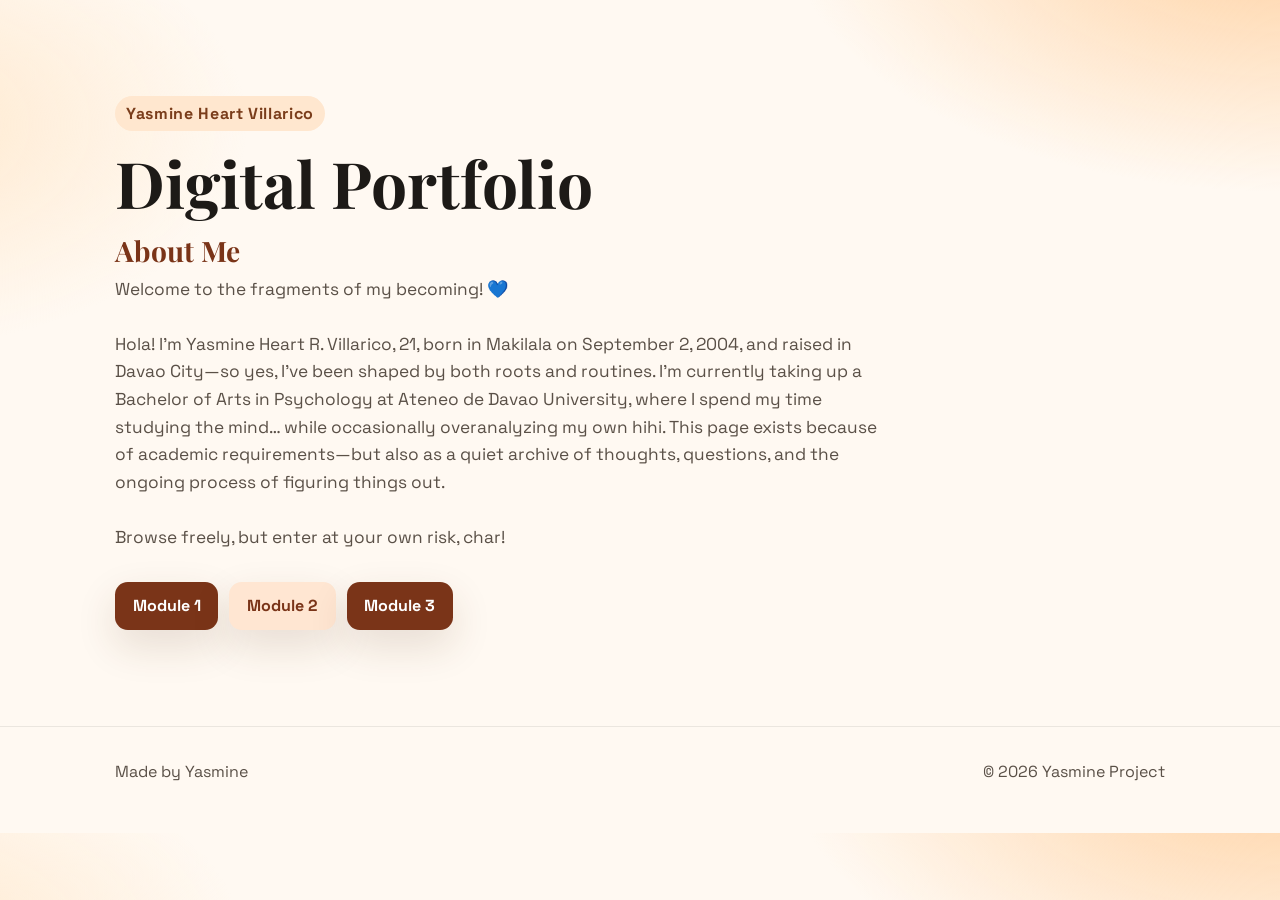
<file: index.html>
<!doctype html>
<html lang="en">
  <head>
    <meta charset="UTF-8" />
    <meta name="viewport" content="width=device-width, initial-scale=1.0" />
    <title>Yasmine Heart Villarico SIP</title>
    <meta
      name="description"
      content="A clean static website starter for GitHub Pages built with HTML, CSS, and JavaScript."
    />
    <link rel="preconnect" href="https://fonts.googleapis.com" />
    <link rel="preconnect" href="https://fonts.gstatic.com" crossorigin />
    <link
      href="https://fonts.googleapis.com/css2?family=Space+Grotesk:wght@400;500;700&family=Playfair+Display:wght@600;700&display=swap"
      rel="stylesheet"
    />
    <link rel="stylesheet" href="Styles/styles.css" />
  </head>
  <body>
    <header class="hero">
      <section id="home" class="hero-content container">
        <p class="kicker">Yasmine Heart Villarico</p>
        <h1>Digital Portfolio</h1>
        <h2 class="about-title">About Me</h2>
        <p class="subtitle">
          Welcome to the fragments of my becoming! 💙 <br> <br>
          Hola! I’m Yasmine Heart R. Villarico, 21, born in Makilala on September 2, 2004, and raised in Davao City—so yes, I’ve been shaped by both roots and routines. I’m currently taking up a Bachelor of Arts in Psychology at Ateneo de Davao University, where I spend my time studying the mind… while occasionally overanalyzing my own hihi.
          This page exists because of academic requirements—but also as a quiet archive of thoughts, questions, and the ongoing process of figuring things out. <br> <br>
          Browse freely, but enter at your own risk, char!

        </p>
        <div class="hero-actions">
          <a class="button" href="module1.html">Module 1</a>
          <a class="button ghost" href="module2.html">Module 2</a>
          <a class="button" href="module3.html">Module 3</a>
        </div>
      </section>
    </header>

    <main>


     
    </main>

    <footer id="contact" class="footer">
      <div class="container footer-inner">
        <p>Made by Yasmine</p>
        <p><span id="year"></span></p>
      </div>
    </footer>

    <script src="Script/script.js"></script>
  </body>
</html>
</file>
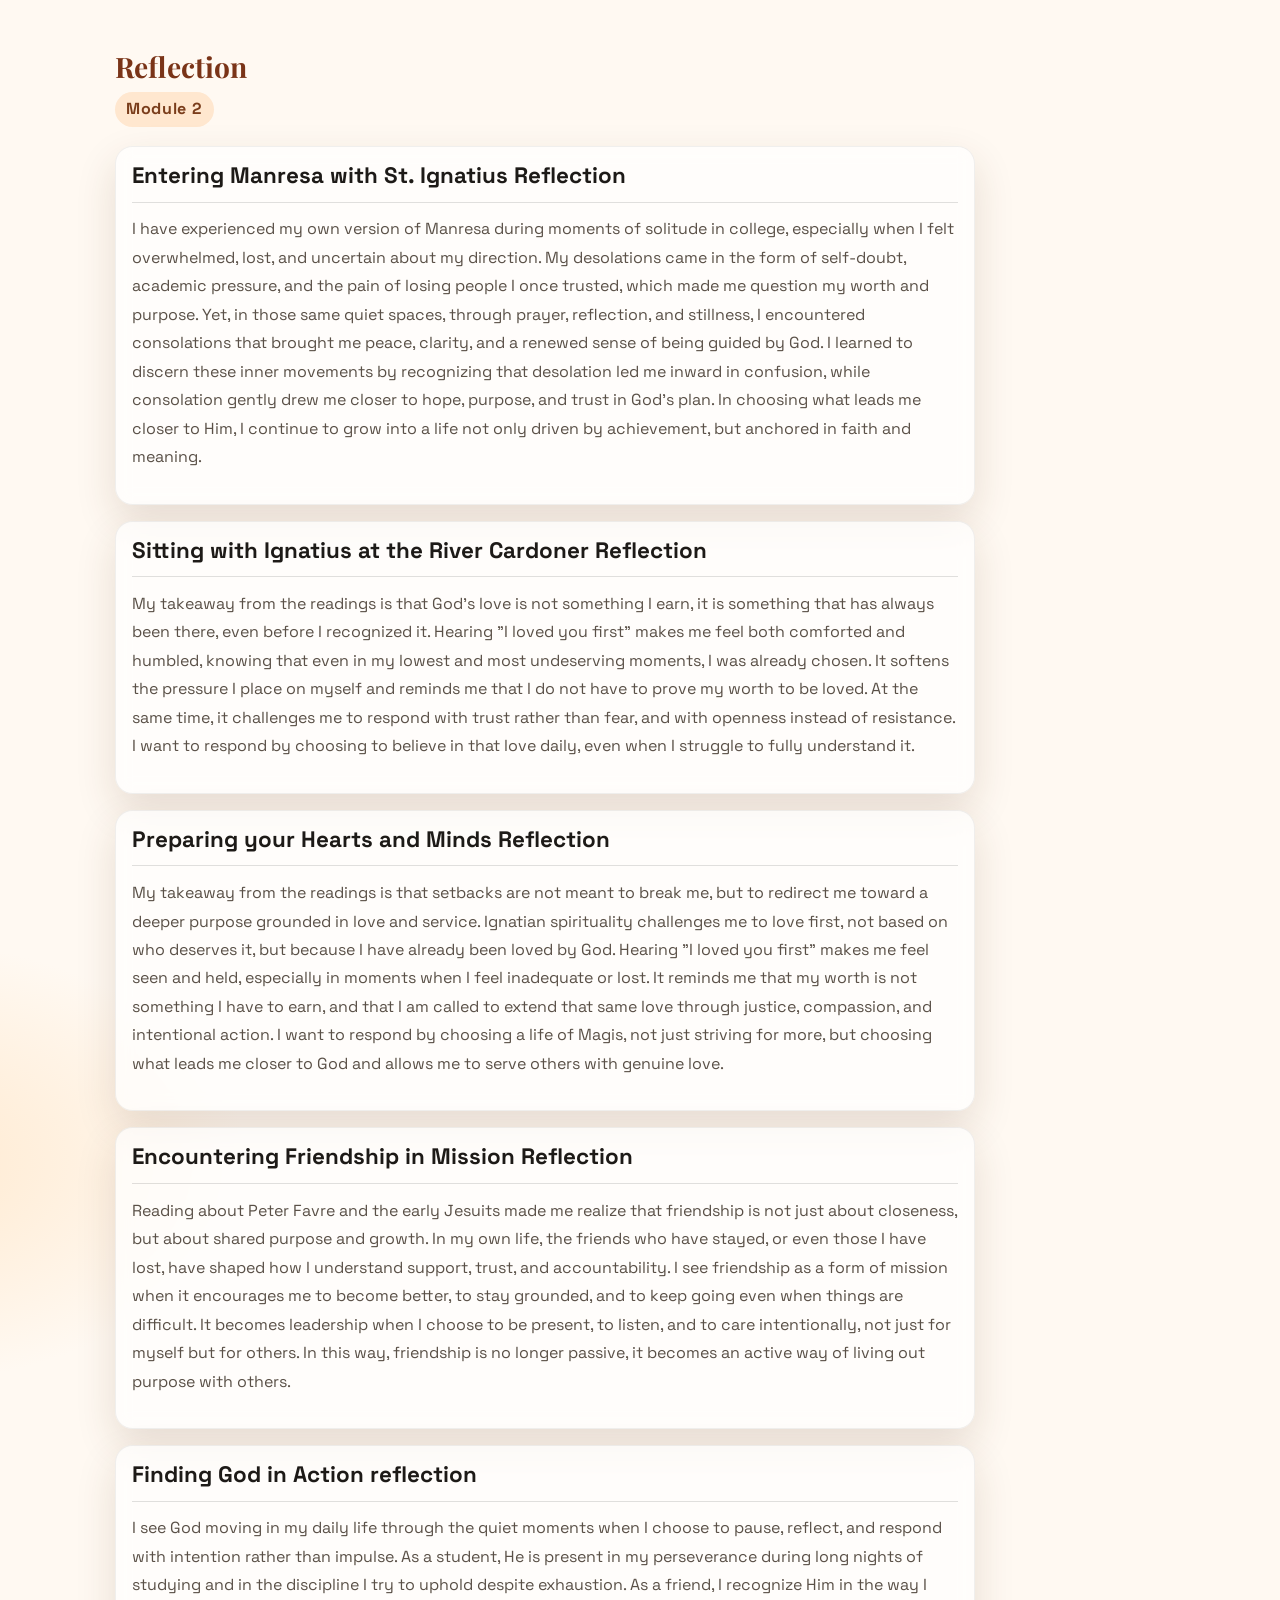
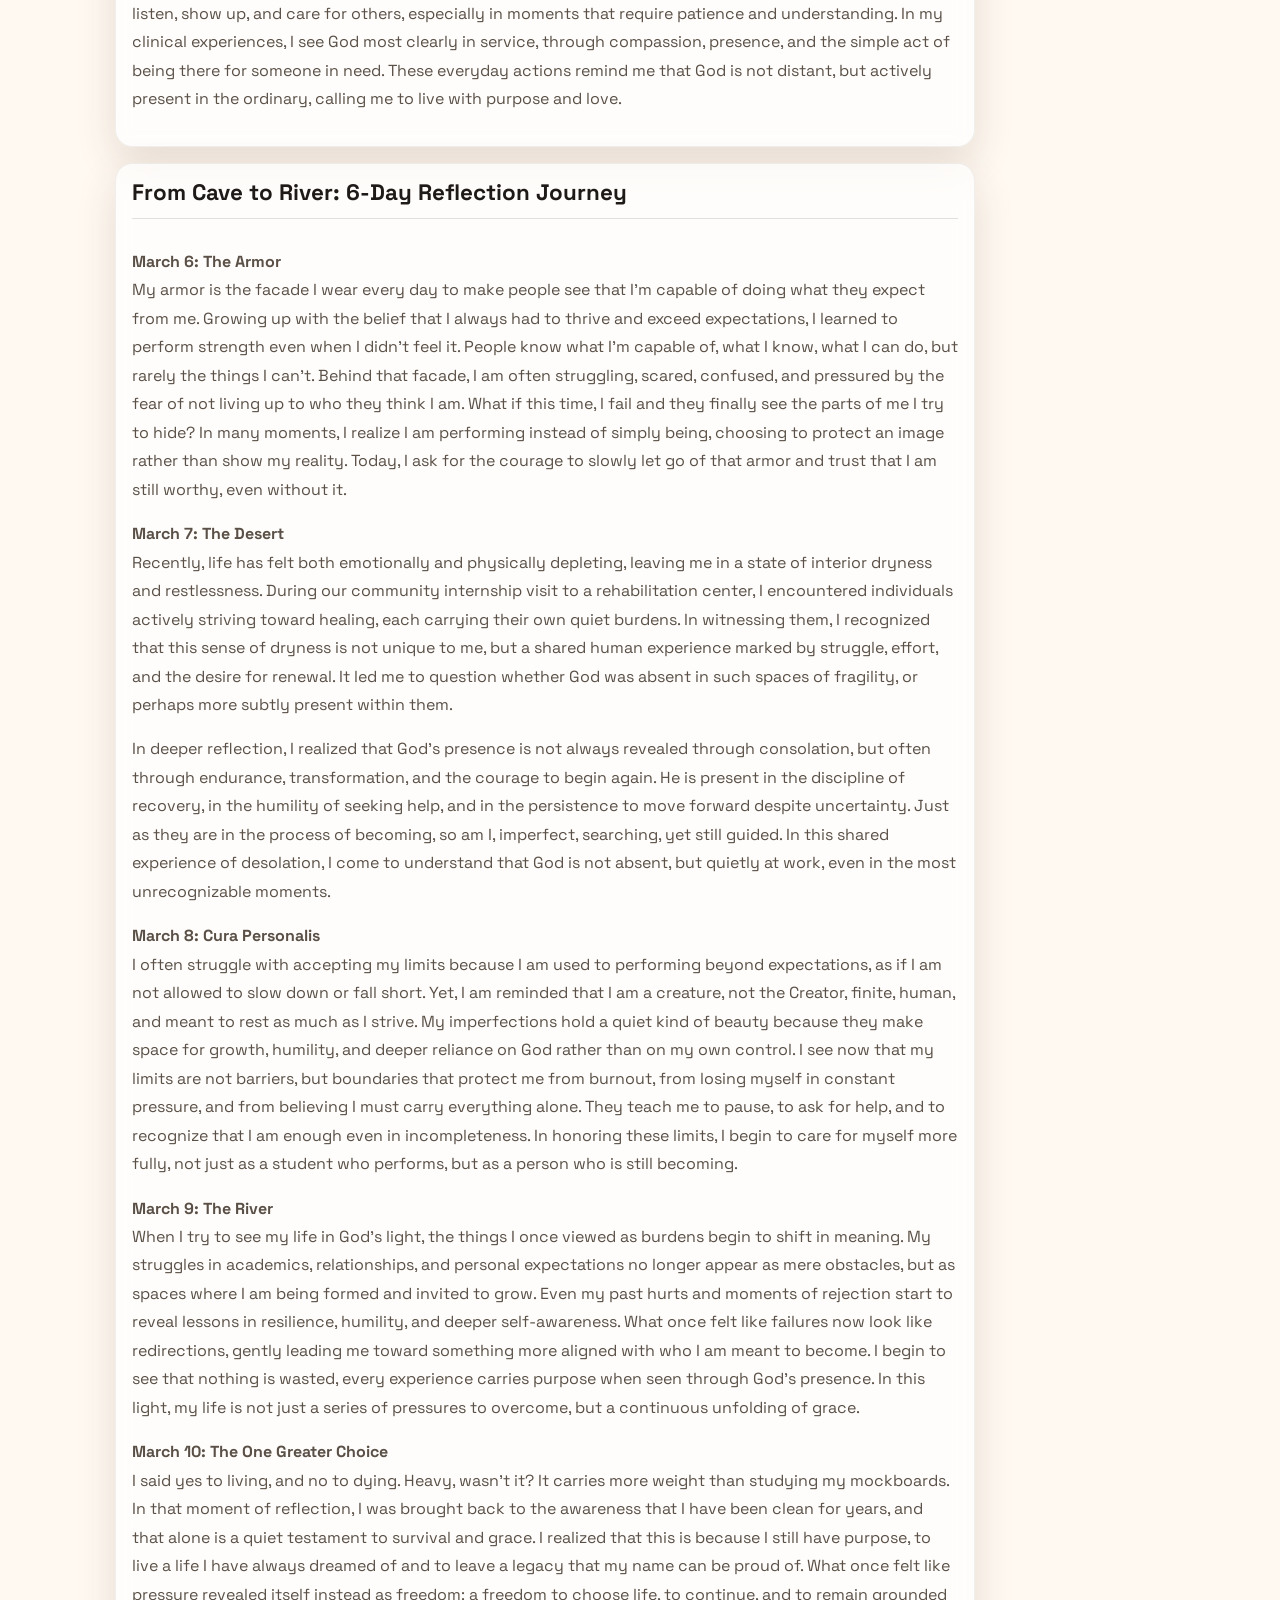
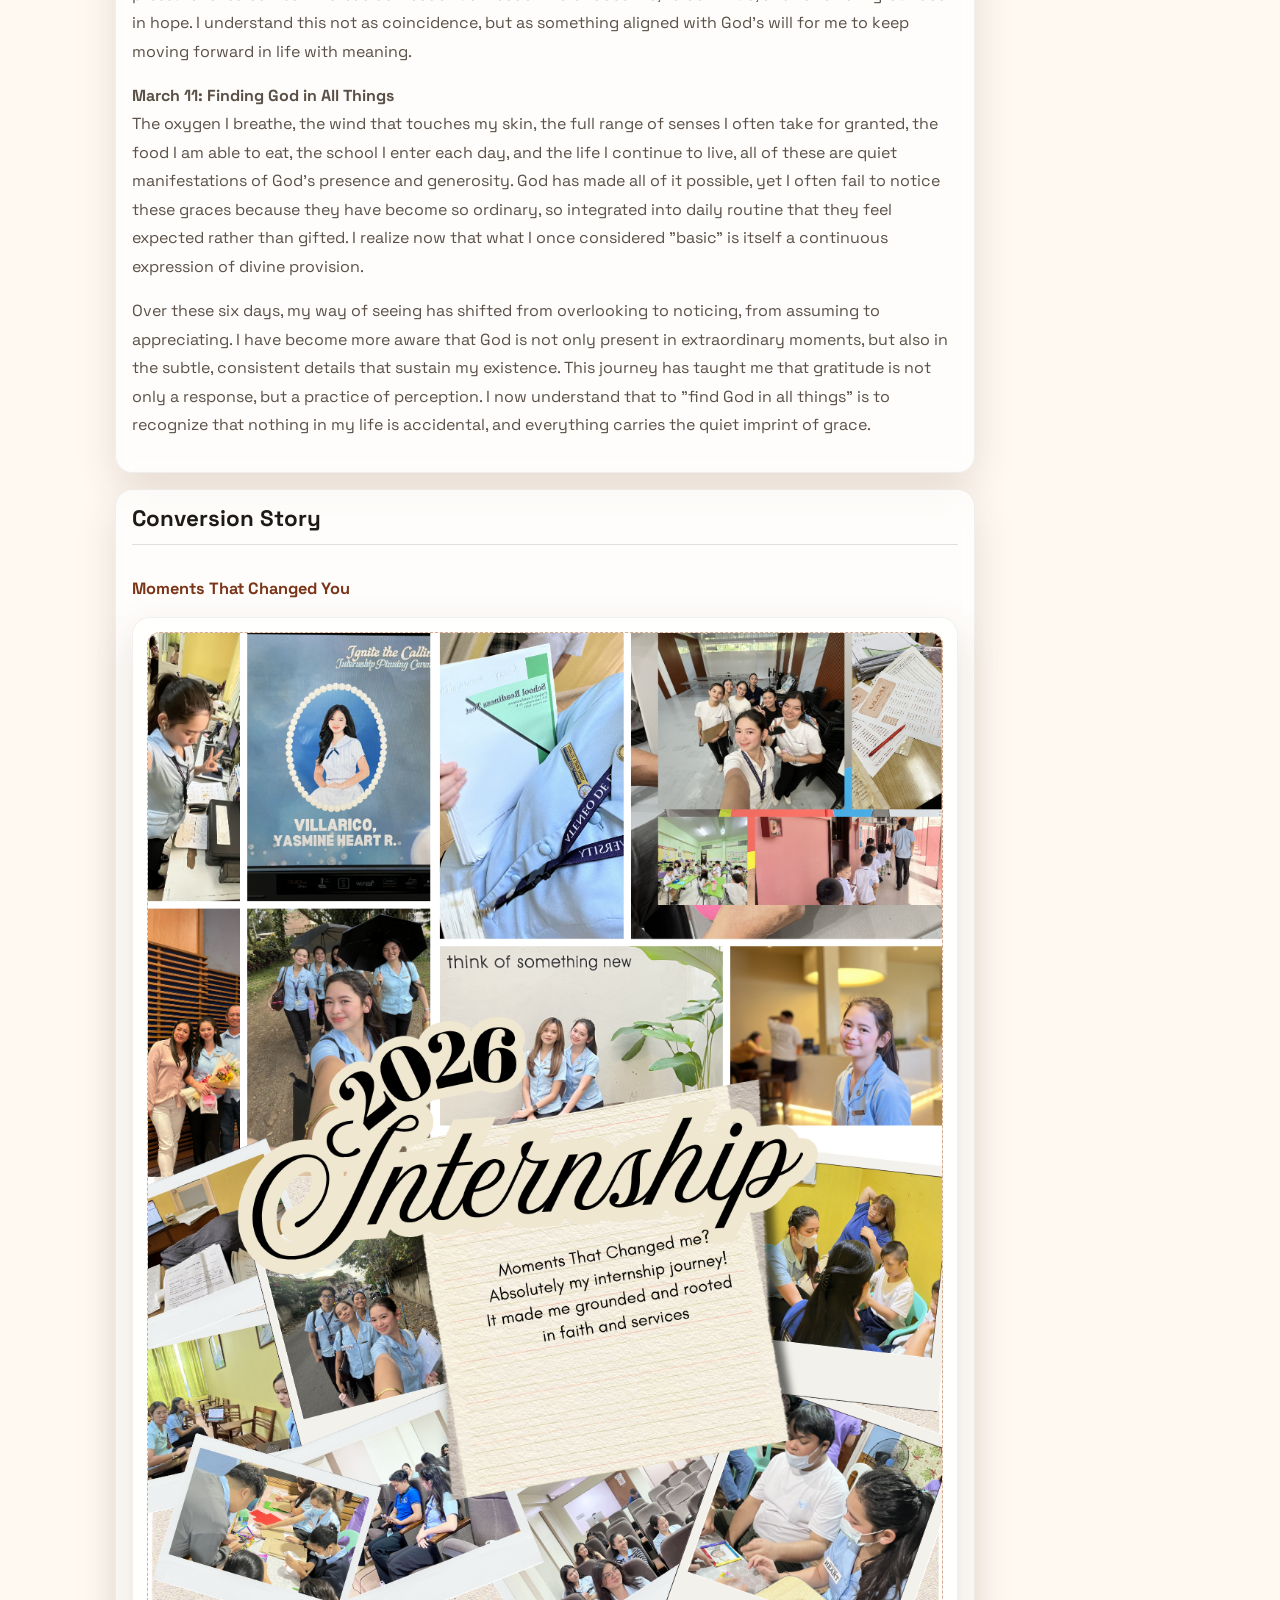
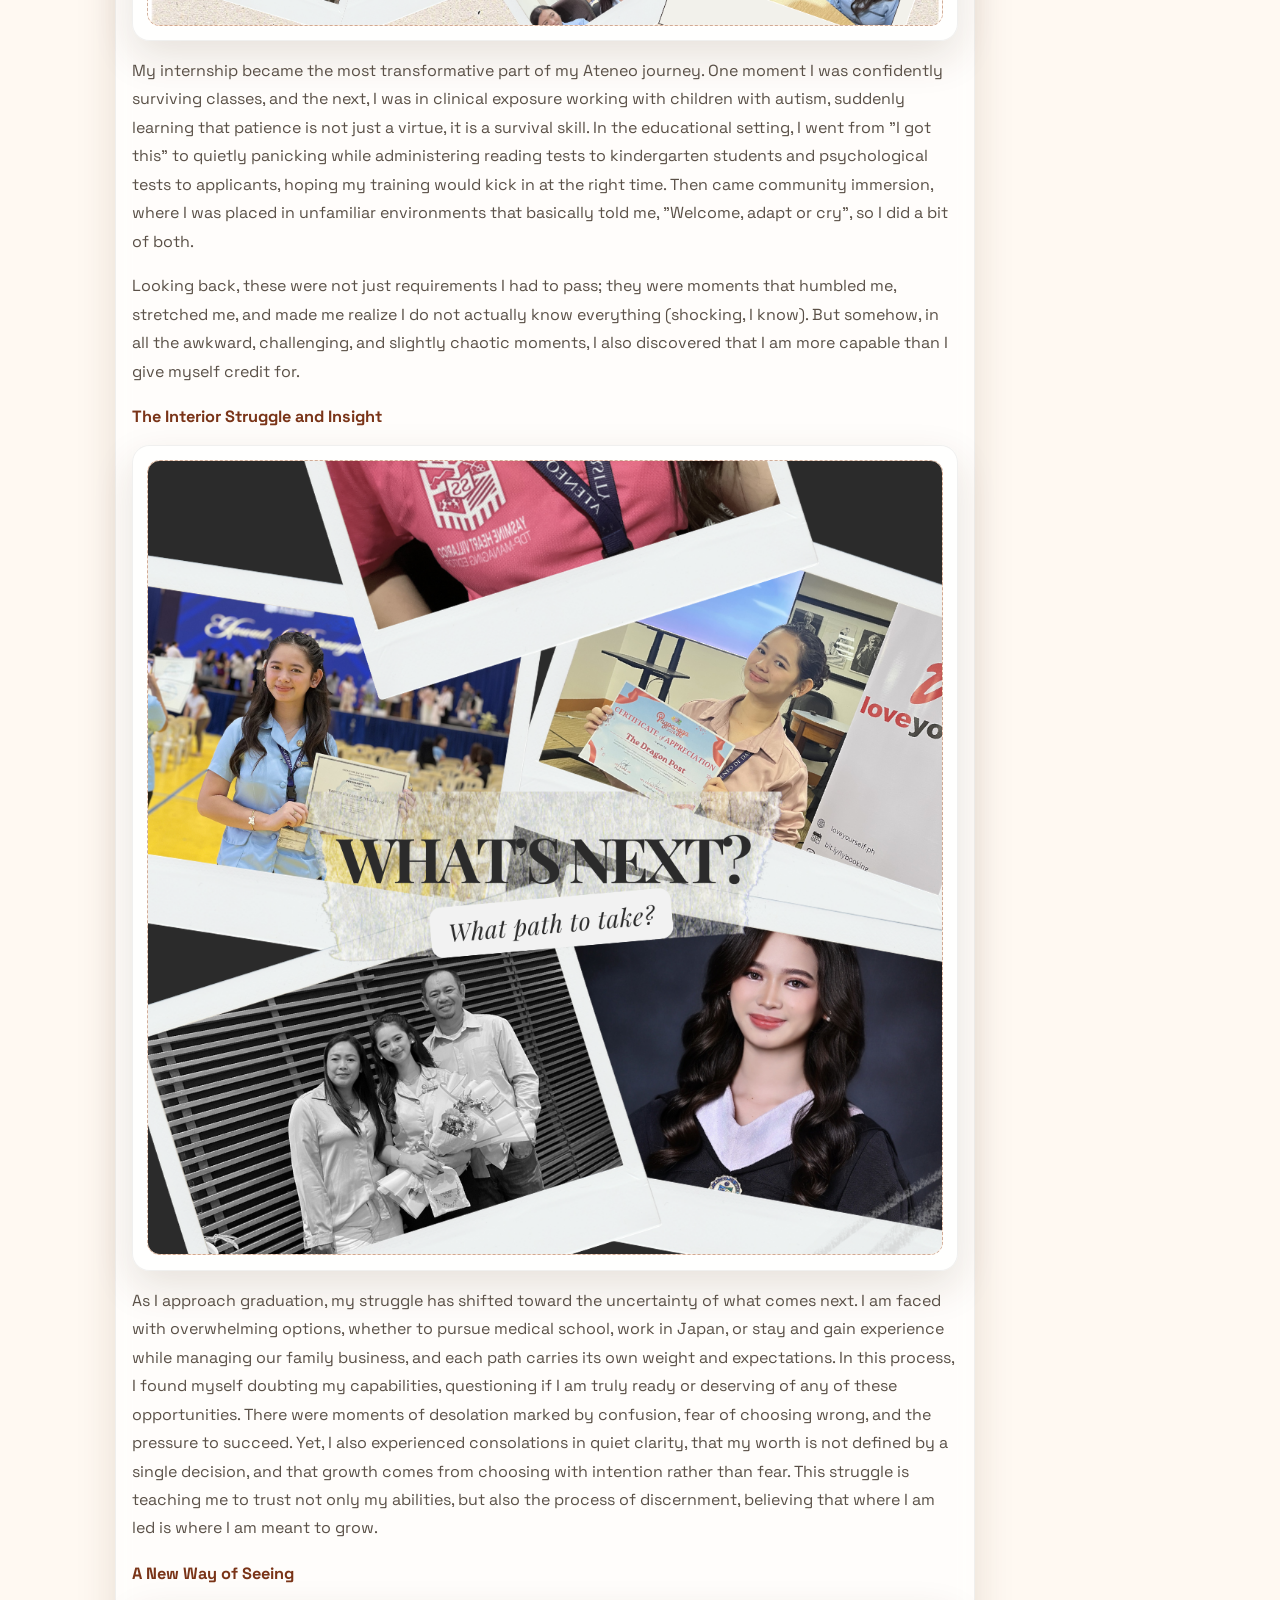
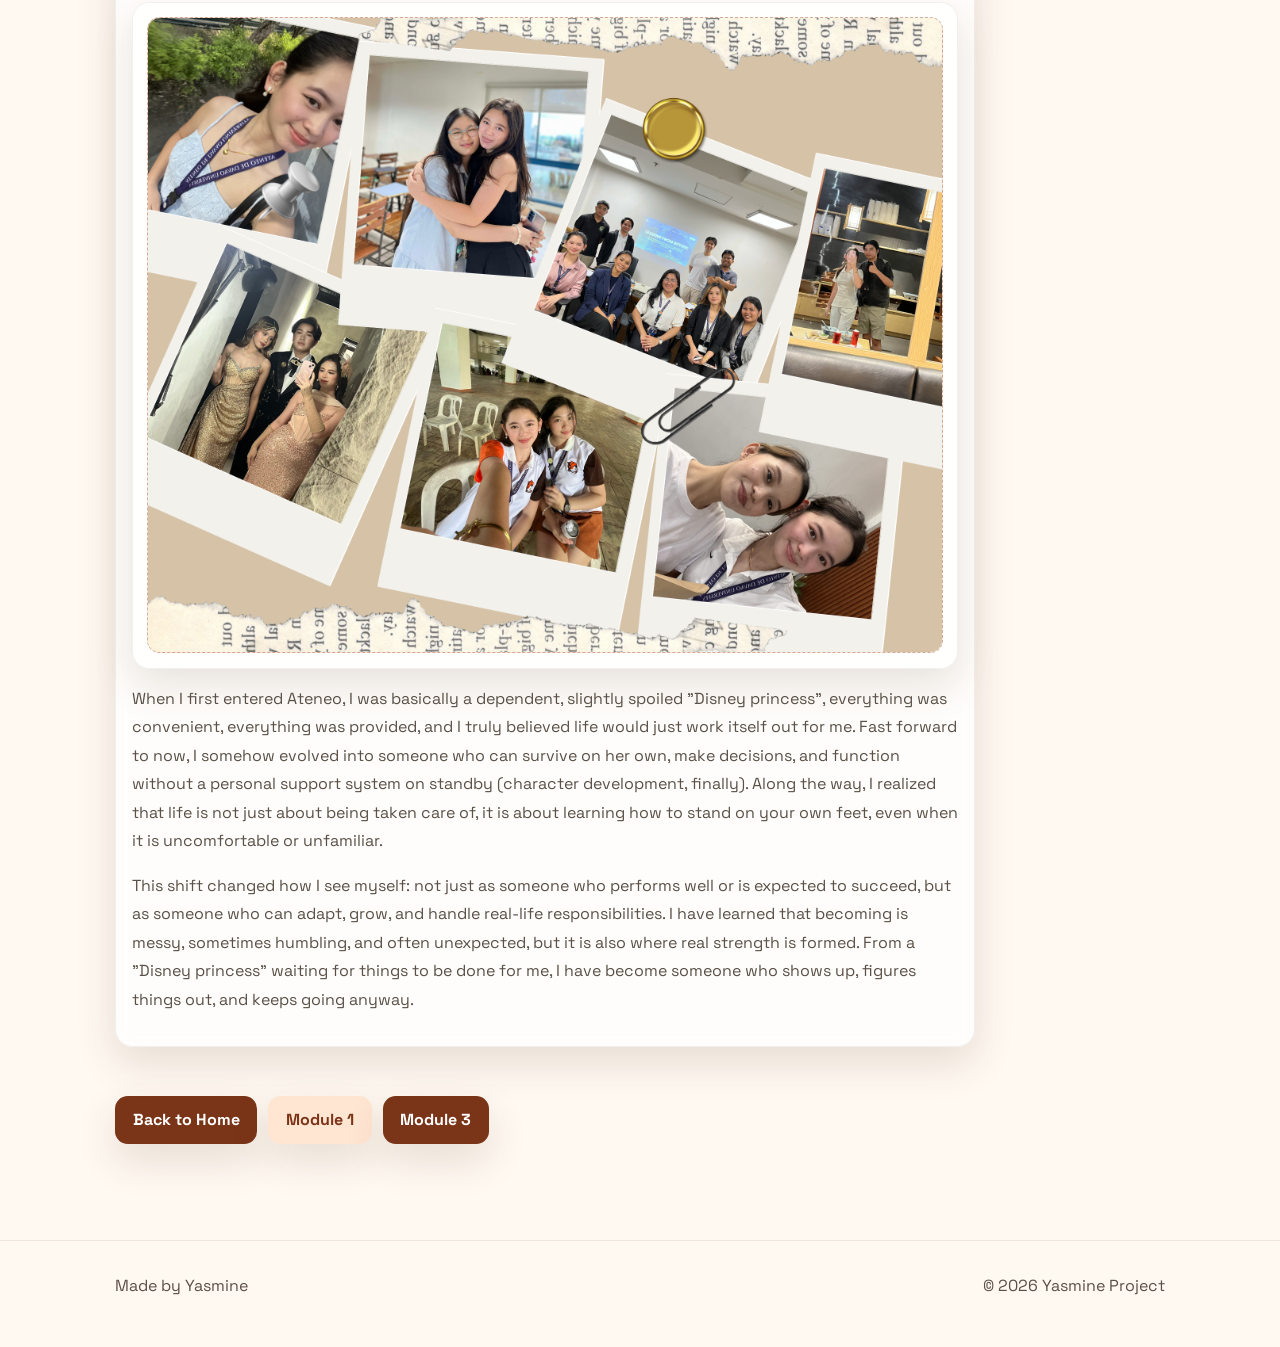
<file: module2.html>
<!doctype html>
<html lang="en">
	<head>
		<meta charset="UTF-8" />
		<meta name="viewport" content="width=device-width, initial-scale=1.0" />
		<title>Module 2 | Reflection</title>
		<meta
			name="description"
			content="Module 2 reflections on Ignatian spirituality and personal growth."
		/>
		<link rel="preconnect" href="https://fonts.googleapis.com" />
		<link rel="preconnect" href="https://fonts.gstatic.com" crossorigin />
		<link
			href="https://fonts.googleapis.com/css2?family=Space+Grotesk:wght@400;500;700&family=Playfair+Display:wght@600;700&display=swap"
			rel="stylesheet"
		/>
		<link rel="stylesheet" href="Styles/styles.css" />
	</head>
	<body class="module2-page">
		<header class="hero">
			<section id="home" class="hero-content container">
				<h2 class="about-title">Reflection</h2>
				<p class="kicker">Module 2</p>

				<section class="section module2-content">
					<article class="card module2-card">
						<h3>Entering Manresa with St. Ignatius Reflection</h3>
						<p class="module2-answer">
							I have experienced my own version of Manresa during moments of solitude in college, especially when I felt overwhelmed, lost, and uncertain about my direction. My desolations came in the form of self-doubt, academic pressure, and the pain of losing people I once trusted, which made me question my worth and purpose. Yet, in those same quiet spaces, through prayer, reflection, and stillness, I encountered consolations that brought me peace, clarity, and a renewed sense of being guided by God. I learned to discern these inner movements by recognizing that desolation led me inward in confusion, while consolation gently drew me closer to hope, purpose, and trust in God's plan. In choosing what leads me closer to Him, I continue to grow into a life not only driven by achievement, but anchored in faith and meaning.
						</p>
					</article>

					<article class="card module2-card">
						<h3>Sitting with Ignatius at the River Cardoner Reflection</h3>
						<p class="module2-answer">
							My takeaway from the readings is that God's love is not something I earn, it is something that has always been there, even before I recognized it. Hearing "I loved you first" makes me feel both comforted and humbled, knowing that even in my lowest and most undeserving moments, I was already chosen. It softens the pressure I place on myself and reminds me that I do not have to prove my worth to be loved. At the same time, it challenges me to respond with trust rather than fear, and with openness instead of resistance. I want to respond by choosing to believe in that love daily, even when I struggle to fully understand it.
						</p>
					</article>

					<article class="card module2-card">
						<h3>Preparing your Hearts and Minds Reflection</h3>
						<p class="module2-answer">
							My takeaway from the readings is that setbacks are not meant to break me, but to redirect me toward a deeper purpose grounded in love and service. Ignatian spirituality challenges me to love first, not based on who deserves it, but because I have already been loved by God. Hearing "I loved you first" makes me feel seen and held, especially in moments when I feel inadequate or lost. It reminds me that my worth is not something I have to earn, and that I am called to extend that same love through justice, compassion, and intentional action. I want to respond by choosing a life of Magis, not just striving for more, but choosing what leads me closer to God and allows me to serve others with genuine love.
						</p>
					</article>

					<article class="card module2-card">
						<h3>Encountering Friendship in Mission Reflection</h3>
						<p class="module2-answer">
							Reading about Peter Favre and the early Jesuits made me realize that friendship is not just about closeness, but about shared purpose and growth. In my own life, the friends who have stayed, or even those I have lost, have shaped how I understand support, trust, and accountability. I see friendship as a form of mission when it encourages me to become better, to stay grounded, and to keep going even when things are difficult. It becomes leadership when I choose to be present, to listen, and to care intentionally, not just for myself but for others. In this way, friendship is no longer passive, it becomes an active way of living out purpose with others.
						</p>
					</article>

					<article class="card module2-card">
						<h3>Finding God in Action reflection</h3>
						<p class="module2-answer">
							I see God moving in my daily life through the quiet moments when I choose to pause, reflect, and respond with intention rather than impulse. As a student, He is present in my perseverance during long nights of studying and in the discipline I try to uphold despite exhaustion. As a friend, I recognize Him in the way I listen, show up, and care for others, especially in moments that require patience and understanding. In my clinical experiences, I see God most clearly in service, through compassion, presence, and the simple act of being there for someone in need. These everyday actions remind me that God is not distant, but actively present in the ordinary, calling me to live with purpose and love.
						</p>
					</article>

					<article class="card module2-card">
						<h3>From Cave to River: 6-Day Reflection Journey</h3>
						<div class="module2-answer">
							<p>
								<strong>March 6: The Armor</strong><br />
								My armor is the facade I wear every day to make people see that I'm capable of doing what they expect from me. Growing up with the belief that I always had to thrive and exceed expectations, I learned to perform strength even when I didn't feel it. People know what I'm capable of, what I know, what I can do, but rarely the things I can't. Behind that facade, I am often struggling, scared, confused, and pressured by the fear of not living up to who they think I am. What if this time, I fail and they finally see the parts of me I try to hide? In many moments, I realize I am performing instead of simply being, choosing to protect an image rather than show my reality. Today, I ask for the courage to slowly let go of that armor and trust that I am still worthy, even without it.
							</p>
							<p>
								<strong>March 7: The Desert</strong><br />
								Recently, life has felt both emotionally and physically depleting, leaving me in a state of interior dryness and restlessness. During our community internship visit to a rehabilitation center, I encountered individuals actively striving toward healing, each carrying their own quiet burdens. In witnessing them, I recognized that this sense of dryness is not unique to me, but a shared human experience marked by struggle, effort, and the desire for renewal. It led me to question whether God was absent in such spaces of fragility, or perhaps more subtly present within them.
							</p>
							<p>
								In deeper reflection, I realized that God's presence is not always revealed through consolation, but often through endurance, transformation, and the courage to begin again. He is present in the discipline of recovery, in the humility of seeking help, and in the persistence to move forward despite uncertainty. Just as they are in the process of becoming, so am I, imperfect, searching, yet still guided. In this shared experience of desolation, I come to understand that God is not absent, but quietly at work, even in the most unrecognizable moments.
							</p>
							<p>
								<strong>March 8: Cura Personalis</strong><br />
								I often struggle with accepting my limits because I am used to performing beyond expectations, as if I am not allowed to slow down or fall short. Yet, I am reminded that I am a creature, not the Creator, finite, human, and meant to rest as much as I strive. My imperfections hold a quiet kind of beauty because they make space for growth, humility, and deeper reliance on God rather than on my own control. I see now that my limits are not barriers, but boundaries that protect me from burnout, from losing myself in constant pressure, and from believing I must carry everything alone. They teach me to pause, to ask for help, and to recognize that I am enough even in incompleteness. In honoring these limits, I begin to care for myself more fully, not just as a student who performs, but as a person who is still becoming.
							</p>
							<p>
								<strong>March 9: The River</strong><br />
								When I try to see my life in God's light, the things I once viewed as burdens begin to shift in meaning. My struggles in academics, relationships, and personal expectations no longer appear as mere obstacles, but as spaces where I am being formed and invited to grow. Even my past hurts and moments of rejection start to reveal lessons in resilience, humility, and deeper self-awareness. What once felt like failures now look like redirections, gently leading me toward something more aligned with who I am meant to become. I begin to see that nothing is wasted, every experience carries purpose when seen through God's presence. In this light, my life is not just a series of pressures to overcome, but a continuous unfolding of grace.
							</p>
							<p>
								<strong>March 10: The One Greater Choice</strong><br />
								I said yes to living, and no to dying. Heavy, wasn't it? It carries more weight than studying my mockboards. In that moment of reflection, I was brought back to the awareness that I have been clean for years, and that alone is a quiet testament to survival and grace. I realized that this is because I still have purpose, to live a life I have always dreamed of and to leave a legacy that my name can be proud of. What once felt like pressure revealed itself instead as freedom: a freedom to choose life, to continue, and to remain grounded in hope. I understand this not as coincidence, but as something aligned with God's will for me to keep moving forward in life with meaning.
							</p>
							<p>
								<strong>March 11: Finding God in All Things</strong><br />
								The oxygen I breathe, the wind that touches my skin, the full range of senses I often take for granted, the food I am able to eat, the school I enter each day, and the life I continue to live, all of these are quiet manifestations of God's presence and generosity. God has made all of it possible, yet I often fail to notice these graces because they have become so ordinary, so integrated into daily routine that they feel expected rather than gifted. I realize now that what I once considered "basic" is itself a continuous expression of divine provision.
							</p>
							<p>
								Over these six days, my way of seeing has shifted from overlooking to noticing, from assuming to appreciating. I have become more aware that God is not only present in extraordinary moments, but also in the subtle, consistent details that sustain my existence. This journey has taught me that gratitude is not only a response, but a practice of perception. I now understand that to "find God in all things" is to recognize that nothing in my life is accidental, and everything carries the quiet imprint of grace.
							</p>
						</div>
					</article>

					<article class="card module2-card">
						<h3>Conversion Story</h3>
						<div class="module2-answer">
							<h4 class="module2-subtitle">Moments That Changed You</h4>
							<figure class="module2-image-card">
								<img
									class="module2-image"
									src="Images/Moments that changed you.png"
									alt="Conversion story visual placeholder"
								/>
							</figure>
							<p>
								My internship became the most transformative part of my Ateneo journey. One moment I was confidently surviving classes, and the next, I was in clinical exposure working with children with autism, suddenly learning that patience is not just a virtue, it is a survival skill. In the educational setting, I went from "I got this" to quietly panicking while administering reading tests to kindergarten students and psychological tests to applicants, hoping my training would kick in at the right time. Then came community immersion, where I was placed in unfamiliar environments that basically told me, "Welcome, adapt or cry", so I did a bit of both.
							</p>
							<p>
								Looking back, these were not just requirements I had to pass; they were moments that humbled me, stretched me, and made me realize I do not actually know everything (shocking, I know). But somehow, in all the awkward, challenging, and slightly chaotic moments, I also discovered that I am more capable than I give myself credit for.
							</p>

							<h4 class="module2-subtitle">The Interior Struggle and Insight</h4>
							<figure class="module2-image-card">
								<img
									class="module2-image"
									src="Images/struggles.png"
									alt="The Interior Struggle and Insight visual placeholder"
								/>
							</figure>
							<p>
								As I approach graduation, my struggle has shifted toward the uncertainty of what comes next. I am faced with overwhelming options, whether to pursue medical school, work in Japan, or stay and gain experience while managing our family business, and each path carries its own weight and expectations. In this process, I found myself doubting my capabilities, questioning if I am truly ready or deserving of any of these opportunities. There were moments of desolation marked by confusion, fear of choosing wrong, and the pressure to succeed. Yet, I also experienced consolations in quiet clarity, that my worth is not defined by a single decision, and that growth comes from choosing with intention rather than fear. This struggle is teaching me to trust not only my abilities, but also the process of discernment, believing that where I am led is where I am meant to grow.
							</p>

							<h4 class="module2-subtitle">A New Way of Seeing</h4>
							<figure class="module2-image-card">
								<img
									class="module2-image"
									src="Images/seeing.png"
									alt="A New Way of Seeing visual placeholder"
								/>
							</figure>
							<p>
								When I first entered Ateneo, I was basically a dependent, slightly spoiled "Disney princess", everything was convenient, everything was provided, and I truly believed life would just work itself out for me. Fast forward to now, I somehow evolved into someone who can survive on her own, make decisions, and function without a personal support system on standby (character development, finally). Along the way, I realized that life is not just about being taken care of, it is about learning how to stand on your own feet, even when it is uncomfortable or unfamiliar.
							</p>
							<p>
								This shift changed how I see myself: not just as someone who performs well or is expected to succeed, but as someone who can adapt, grow, and handle real-life responsibilities. I have learned that becoming is messy, sometimes humbling, and often unexpected, but it is also where real strength is formed. From a "Disney princess" waiting for things to be done for me, I have become someone who shows up, figures things out, and keeps going anyway.
							</p>
						</div>
					</article>
				</section>

				<div class="hero-actions">
					<a class="button" href="index.html">Back to Home</a>
					<a class="button ghost" href="module1.html">Module 1</a>
					<a class="button" href="module3.html">Module 3</a>
				</div>
			</section>
		</header>

		<main></main>

		<footer id="contact" class="footer">
			<div class="container footer-inner">
				<p>Made by Yasmine</p>
				<p><span id="year"></span></p>
			</div>
		</footer>

		<script src="Script/script.js"></script>
	</body>
</html>
</file>
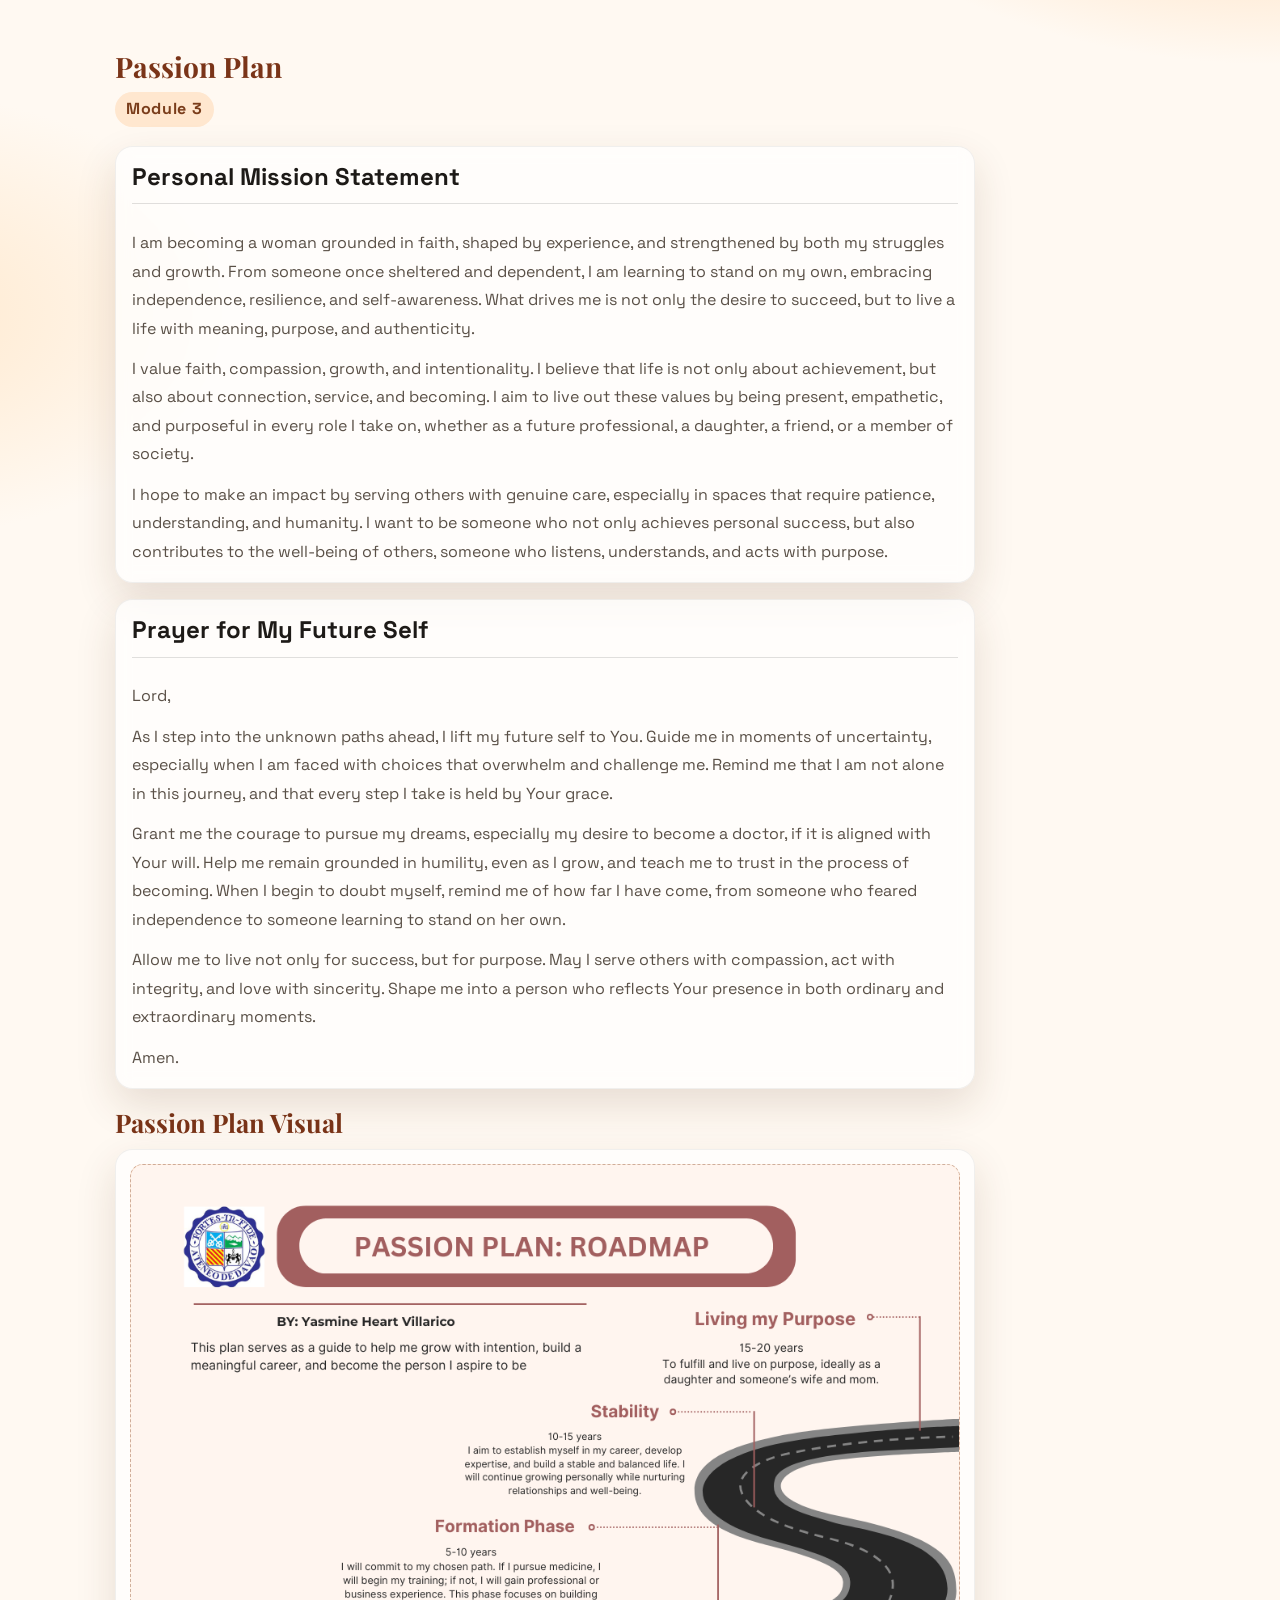
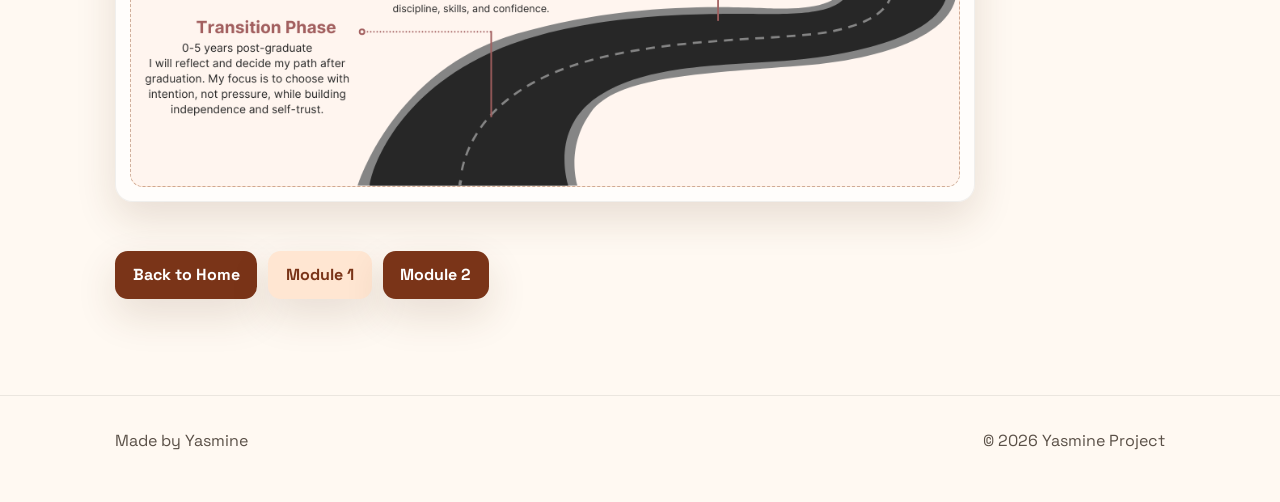
<file: module3.html>
<!doctype html>
<html lang="en">
	<head>
		<meta charset="UTF-8" />
		<meta name="viewport" content="width=device-width, initial-scale=1.0" />
		<title>Module 3 | Passion Plan</title>
		<meta
			name="description"
			content="Passion Plan page with personal mission statement and prayer for the future."
		/>
		<link rel="preconnect" href="https://fonts.googleapis.com" />
		<link rel="preconnect" href="https://fonts.gstatic.com" crossorigin />
		<link
			href="https://fonts.googleapis.com/css2?family=Space+Grotesk:wght@400;500;700&family=Playfair+Display:wght@600;700&display=swap"
			rel="stylesheet"
		/>
		<link rel="stylesheet" href="Styles/styles.css" />
	</head>
	<body class="module3-page">
		<header class="hero">
			<section id="home" class="hero-content container">
				<h2 class="about-title">Passion Plan</h2>
				<p class="kicker">Module 3</p>

				<section class="section module3-content">
					<article class="card module3-card">
						<h3>Personal Mission Statement</h3>
						<div class="module3-text">
							<p>
								I am becoming a woman grounded in faith, shaped by experience, and strengthened by both my struggles and growth. From someone once sheltered and dependent, I am learning to stand on my own, embracing independence, resilience, and self-awareness. What drives me is not only the desire to succeed, but to live a life with meaning, purpose, and authenticity.
							</p>
							<p>
								I value faith, compassion, growth, and intentionality. I believe that life is not only about achievement, but also about connection, service, and becoming. I aim to live out these values by being present, empathetic, and purposeful in every role I take on, whether as a future professional, a daughter, a friend, or a member of society.
							</p>
							<p>
								I hope to make an impact by serving others with genuine care, especially in spaces that require patience, understanding, and humanity. I want to be someone who not only achieves personal success, but also contributes to the well-being of others, someone who listens, understands, and acts with purpose.
							</p>
						</div>
					</article>

					<article class="card module3-card">
						<h3>Prayer for My Future Self</h3>
						<div class="module3-text">
							<p>Lord,</p>
							<p>
								As I step into the unknown paths ahead, I lift my future self to You. Guide me in moments of uncertainty, especially when I am faced with choices that overwhelm and challenge me. Remind me that I am not alone in this journey, and that every step I take is held by Your grace.
							</p>
							<p>
								Grant me the courage to pursue my dreams, especially my desire to become a doctor, if it is aligned with Your will. Help me remain grounded in humility, even as I grow, and teach me to trust in the process of becoming. When I begin to doubt myself, remind me of how far I have come, from someone who feared independence to someone learning to stand on her own.
							</p>
							<p>
								Allow me to live not only for success, but for purpose. May I serve others with compassion, act with integrity, and love with sincerity. Shape me into a person who reflects Your presence in both ordinary and extraordinary moments.
							</p>
							<p>Amen.</p>
						</div>
					</article>

					<section class="module3-image-section">
						<h3 class="module3-image-title">Passion Plan Visual</h3>
						<figure class="module3-image-card">
							<img
								class="module3-image"
								src="Images/Roadmap .png"
								alt="Passion Plan image"
							/>
						</figure>
					</section>
				</section>

				<div class="hero-actions">
					<a class="button" href="index.html">Back to Home</a>
					<a class="button ghost" href="module1.html">Module 1</a>
					<a class="button" href="module2.html">Module 2</a>
				</div>
			</section>
		</header>

		<main></main>

		<footer id="contact" class="footer">
			<div class="container footer-inner">
				<p>Made by Yasmine</p>
				<p><span id="year"></span></p>
			</div>
		</footer>

		<script src="Script/script.js"></script>
	</body>
</html>
</file>
<file: Styles/styles.css>
:root {
  --bg: #fff9f2;
  --bg-soft: #ffe7cf;
  --surface: rgba(255, 255, 255, 0.7);
  --text: #1d1a17;
  --muted: #5a5047;
  --accent: #d4572f;
  --accent-2: #f3a33b;
  --radius: 1.1rem;
  --shadow: 0 16px 40px rgba(82, 50, 24, 0.14);
}

* {
  box-sizing: border-box;
}

html {
  scroll-behavior: smooth;
}

body {
  margin: 0;
  color: var(--text);
  background:
    radial-gradient(900px 500px at 100% -10%, #ffd09f 0%, transparent 55%),
    radial-gradient(750px 450px at -10% 15%, #ffe8cc 0%, transparent 50%),
    var(--bg);
  font-family: "Space Grotesk", sans-serif;
  line-height: 1.6;
}

.container {
  width: min(1050px, 92%);
  margin: 0 auto;
}

.hero {
  padding: 1rem 0 4rem;
}

.nav {
  display: flex;
  justify-content: space-between;
  align-items: center;
  padding: 0.8rem 0;
}

.hero-content {
  margin-top: 5rem;
}

.about-title {
  font-family: "Playfair Display", serif;
  font-size: clamp(1.35rem, 2.2vw, 1.85rem);
  margin: 1rem 0 0.5rem;
  color: #7a3418;
}

.kicker {
  display: inline-block;
  margin: 0;
  padding: 0.3rem 0.7rem;
  border-radius: 999px;
  background: var(--bg-soft);
  color: #7a3d1b;
  font-weight: 700;
  letter-spacing: 0.04em;
}

h1,
h2,
h3 {
  line-height: 1.15;
  margin: 0 0 0.6rem;
}

h1 {
  max-width: 16ch;
  font-family: "Playfair Display", serif;
  font-size: clamp(2rem, 5vw, 4rem);
  margin-top: 0.9rem;
}

.subtitle {
  max-width: 70ch;
  color: var(--muted);
  margin: 0;
  font-size: clamp(1rem, 1.5vw, 1.08rem);
}

.hero-actions {
  display: flex;
  flex-wrap: wrap;
  gap: 0.7rem;
}

.button {
  display: inline-block;
  border: none;
  text-decoration: none;
  font-weight: 700;
  cursor: pointer;
  color: white;
  background: #7a3418;
  padding: 0.7rem 1.1rem;
  border-radius: 0.8rem;
  box-shadow: var(--shadow);
  transition: transform 180ms ease, filter 180ms ease;
  margin-top: 30px;
}

.button:hover {
  transform: translateY(-2px);
  filter: brightness(1.02);
}

.button.ghost {
  color: #7a3418;
  background: #ffe6d2;
}

.section {
  padding: 2.2rem 0;
}

.grid {
  display: grid;
  grid-template-columns: repeat(3, minmax(0, 1fr));
  gap: 1rem;
}

.card {
  background: var(--surface);
  border: 1px solid rgba(0, 0, 0, 0.06);
  backdrop-filter: blur(8px);
  border-radius: var(--radius);
  padding: 1rem;
  box-shadow: var(--shadow);
}

.qa-answer {
  margin-top: 0.9rem;
  padding-top: 0.9rem;
  border-top: 1px solid rgba(0, 0, 0, 0.12);
}

.module1-page .hero-content {
  margin-top: 2.2rem;
}

.module1-page .section {
  padding: 1.2rem 0;
}

.module1-page .module-grid {
  grid-template-columns: 1fr;
  gap: 1.1rem;
}

.module1-page .module-grid .card {
  max-width: 860px;
}

.module1-page .module-grid .card h3 {
  font-size: clamp(1.15rem, 2vw, 1.35rem);
}

.module1-page .module-grid .qa-answer {
  line-height: 1.8;
  white-space: pre-line;
  font-size: 1.02rem;
}

.module1-page .module-image-section {
  margin-top: 0.6rem;
  max-width: 860px;
  padding-bottom: 1rem;
  border-bottom: 1px solid rgba(0, 0, 0, 0.08);
}

.module1-page .module-image-title {
  font-family: "Playfair Display", serif;
  color: #7a3418;
  font-size: clamp(1.2rem, 2.2vw, 1.6rem);
  margin-bottom: 0.7rem;
}

.module-image-title{
  margin-top: 30px;
}


.module1-page .module-image-card {
  margin: 0;
  padding: 0.9rem;
  border-radius: var(--radius);
  background: var(--surface);
  border: 1px solid rgba(0, 0, 0, 0.06);
  box-shadow: var(--shadow);
}

.module1-page .module-image {
  display: block;
  width: 100%;
  height: auto;
  max-height: none;
  object-fit: contain;
  border-radius: 0.8rem;
  border: 1px dashed rgba(122, 52, 24, 0.35);
  background: linear-gradient(135deg, #ffe6d2, #fff3e7);
}

.module1-page .module-image-card figcaption {
  margin-top: 0.65rem;
  color: var(--muted);
  font-size: 0.95rem;
}

.module1-page .journey-section {
  max-width: 860px;
  margin-top: 1.3rem;
  padding-left: 1rem;
  border-left: 4px solid rgba(122, 52, 24, 0.24);
}

.module1-page .journey-title {
  font-family: "Playfair Display", serif;
  color: #7a3418;
  font-size: clamp(1.2rem, 2.2vw, 1.6rem);
  margin-bottom: 0.7rem;
}

.module1-page .journey-image-card {
  margin: 0;
  padding: 0.9rem;
  border-radius: var(--radius);
  background: var(--surface);
  border: 1px solid rgba(0, 0, 0, 0.06);
  box-shadow: var(--shadow);
}

.module1-page .journey-image {
  display: block;
  width: 100%;
  height: auto;
  border-radius: 0.8rem;
  border: 1px dashed rgba(122, 52, 24, 0.35);
  background: linear-gradient(135deg, #ffe6d2, #fff3e7);
}

.module1-page .journey-description {
  margin-top: 0.8rem;
  color: var(--muted);
  line-height: 1.75;
  font-size: 1rem;
}

.module1-page .journey-description p {
  margin: 0.65rem 0 0;
}

.module1-page .journey-subtitle {
  margin: 1rem 0 0.35rem;
  color: #7a3418;
  font-size: 1.02rem;
  font-weight: 700;
}

.module2-page .hero-content {
  margin-top: 2.2rem;
}

.module2-page .module2-content {
  max-width: 860px;
  padding: 1.2rem 0;
}

.module2-page .module2-card + .module2-card {
  margin-top: 1rem;
}

.module2-page .module2-card h3 {
  font-size: clamp(1.15rem, 2vw, 1.4rem);
}

.module2-page .module2-answer {
  margin-top: 0.8rem;
  padding-top: 0.8rem;
  border-top: 1px solid rgba(0, 0, 0, 0.12);
  color: var(--muted);
  line-height: 1.78;
}

.module2-page .module2-image-card {
  margin: 0.85rem 0 0;
  padding: 0.9rem;
  border-radius: var(--radius);
  background: var(--surface);
  border: 1px solid rgba(0, 0, 0, 0.06);
  box-shadow: var(--shadow);
}

.module2-page .module2-image {
  display: block;
  width: 100%;
  height: auto;
  border-radius: 0.8rem;
  border: 1px dashed rgba(122, 52, 24, 0.35);
  background: linear-gradient(135deg, #ffe6d2, #fff3e7);
}

.module2-page .module2-subtitle {
  margin: 1rem 0 0.35rem;
  color: #7a3418;
  font-size: 1.02rem;
  font-weight: 700;
}

.module3-page .hero-content {
  margin-top: 2.2rem;
}

.module3-page .module3-content {
  max-width: 860px;
  padding: 1.2rem 0;
}

.module3-page .module3-card + .module3-card {
  margin-top: 1rem;
}

.module3-page .module3-card h3 {
  font-size: clamp(1.2rem, 2.1vw, 1.5rem);
}

.module3-page .module3-text {
  margin-top: 0.8rem;
  padding-top: 0.8rem;
  border-top: 1px solid rgba(0, 0, 0, 0.12);
}

.module3-page .module3-text p {
  margin: 0.75rem 0 0;
  color: var(--muted);
  line-height: 1.78;
}

.module3-page .module3-image-section {
  margin-top: 1.2rem;
}

.module3-page .module3-image-title {
  font-family: "Playfair Display", serif;
  color: #7a3418;
  font-size: clamp(1.2rem, 2.2vw, 1.6rem);
  margin-bottom: 0.7rem;
}

.module3-page .module3-image-card {
  margin: 0;
  padding: 0.9rem;
  border-radius: var(--radius);
  background: var(--surface);
  border: 1px solid rgba(0, 0, 0, 0.06);
  box-shadow: var(--shadow);
}

.module3-page .module3-image {
  display: block;
  width: 100%;
  height: auto;
  border-radius: 0.8rem;
  border: 1px dashed rgba(122, 52, 24, 0.35);
  background: linear-gradient(135deg, #ffe6d2, #fff3e7);
}

.footer {
  border-top: 1px solid rgba(0, 0, 0, 0.08);
  margin-top: 2rem;
  padding: 1rem 0 2rem;
}

.footer-inner {
  display: flex;
  justify-content: space-between;
  align-items: center;
  gap: 1rem;
  color: var(--muted);
}

@media (max-width: 850px) {
  .grid {
    grid-template-columns: repeat(2, minmax(0, 1fr));
  }
}

@media (max-width: 600px) {
  .hero-content {
    margin-top: 3rem;
  }

  .grid {
    grid-template-columns: 1fr;
  }

  .footer-inner {
    flex-direction: column;
    align-items: flex-start;
  }

  .module1-page .journey-section {
    padding-left: 0.7rem;
  }
}
</file>
